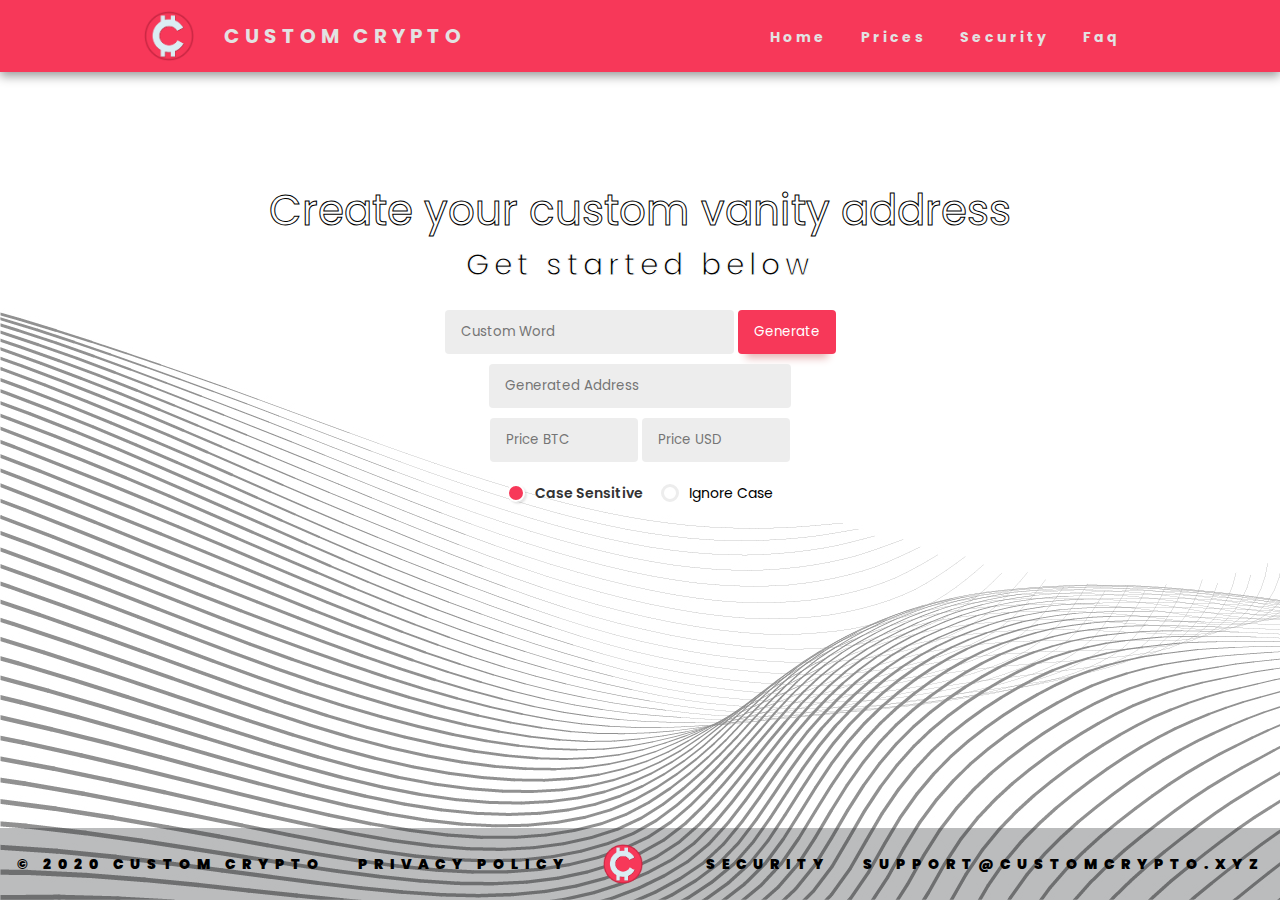
<file: index.html>
<!DOCTYPE html>
<html lang="en" dir="ltr">

<head>
    <meta charset="utf-8">
    <meta name="viewport" content="width=device-width, inital-scale=1.0">
    <meta http-equiv="X-UA-Compatible" content="ie=edge">
    <link rel="stylesheet" href="style.css">
    <link href="https://fonts.googleapis.com/css2?family=Poppins&display=swap" rel="stylesheet">
    <title>Custom Crypto</title>
    <script src="https://ajax.googleapis.com/ajax/libs/jquery/3.5.1/jquery.min.js"></script>
    <link rel="icon" href="content\logo\logo-trans.png">
    <meta name="viewport" content="width=device-width, initial-scale=1"> <!-- Ensures optimal rendering on mobile devices. -->
    <meta http-equiv="X-UA-Compatible" content="IE=edge" /> <!-- Optimal Internet Explorer compatibility -->
</head>

<body background="content/background/background.jpg" bgproperties="fixed" class="body-no-scroll">
  <script
    src="https://www.paypal.com/sdk/js?client-id=-a0rhxgV4tNxOzAX3nBnswbpE"> // Required. Replace SB_CLIENT_ID with your sandbox client ID.
  </script>

  <header>
    <nav>
      <div class="logo">
        <img src="content\logo\logo-trans.png" alt="">
        <h4>Custom Crypto</h4>
      </div>
      <ul class="nav-links">
        <li>
          <a href="/">Home</a>
        </li>
        <li>
          <a href="/prices">Prices</a>
        </li>
        <li>
          <a href="/security">Security</a>
        </li>
        <li>
          <a href="/faq">Faq</a>
        </li>
      </ul>
      <div class="burger">
        <div class="line-1"></div>
        <div class="line-2"></div>
        <div class="line-3"></div>
      </div>
    </nav>
  </header>

  <main>
    <section class="intro">
      <span id="intro-title-1">Create your custom vanity address</span>
      <span id="intro-title-2">Get started below</span>
      <!-- <span id="generated-info">Addresses Generated: 389</span> -->
      <form id="vanity-input">
        <input id="given-vanity" type="input" placeholder="Custom Word" oninput="validateGiven(this); generateAddress();" autocomplete="off">
        <input type="submit" id="generate-button" value="Generate">
      </form>
      <input id="gen-add" readonly type="input" placeholder="Generated Address">
      <form id="vanity-price">
        <input id="gen-price-btc" readonly type="input" placeholder="Price BTC">
        <input id="gen-price-usd" readonly type="input" placeholder="Price USD">
      </form>
      <div class="case-sensitive-container">
        <div> <input id="option-one" name="radio" value="one" onchange="generateAddress();" checked="checked" type="radio" class="case-1"> <label for="option-one"> <span></span>Case Sensitive</label> </div>
        <div style="margin-left:2vh;"> <input id="option-two" onchange="generateAddress();" name="radio" value="two" type="radio" class="case-2"><label for="option-two"> <span></span>Ignore Case</label> </div>
      </div>
      <span class="illegal-chars hidden">Illegal characters entered!<br>(O,l,0 or I)</span>

    </section>

    <section class="intro-3 hidden">
      <span id="intro3-title-1">Thank you </span>
      <span id="intro-title-2-2">Your almost done</span>
    </section>

    <section class="intro-2">
      <span id="intro-title-1" class="succsess-purchase">Finalize Your Order</span>
      <span id="intro-title-2-2" class="succsess-purchase-2">Your almost done</span>

      <div class="container">
        <div class="purchase-product">
          <input id="gen-add" class="gen-purchase" readonly type="input" placeholder="Generated Address">
          <form id="vanity-price" class="vanity-purchase">
            <input id="gen-price-btc" class="gen-purchase-btc" readonly type="input" placeholder="Price BTC">
            <input id="gen-price-usd" class="gen-purchase-usd" readonly type="input" placeholder="Price USD">
          </form>
          <input id="gen-add" class="gen-purchase delivery-time" readonly type="input" placeholder="Expected Delivery Time: ">
          <input id="gen-add" class="gen-purchase send-email" type="input" placeholder="Secure Delivery Email">
          <input id="gen-add" class="gen-purchase send-email-confirm" type="input" placeholder="Confirm Delivery Email">
          <div class="order-issue hidden" style="text-align: center;">Issue with your order?<br>Do not hesitate to contact us <br><a href = "mailto: support@customcrypto.xyz">support@customcrypto.xyz</a></div>
          <input type="submit" id="generate-button" class="place-order-btn" value="Place Order">
        </div>
        <div id="paypal-button-container"></div>
      </div>
    </section>
  </main>

  <footer>
    <span>© 2020 Custom Crypto</span>
    <span><a href="/privacy-policy">Privacy Policy</a></span>
    <img src="content\logo\logo-trans.png" alt="">
    <span><a href="/security">Security</a></span>
    <span><a href = "mailto: support@customcrypto.xyz">support@customcrypto.xyz</a></span>
  </footer>

  <script src="https://www.paypal.com/sdk/js?client-id=AXur0k6CdWEQ5FQ0siorw8_ZCn5nswbpE&currency=USD" data-sdk-integration-source="button-factory"></script>
  <script type="text/javascript" src="app.js"></script>
  <script type="text/javascript" src="gen.js"></script>
</body>

</html>
</file>
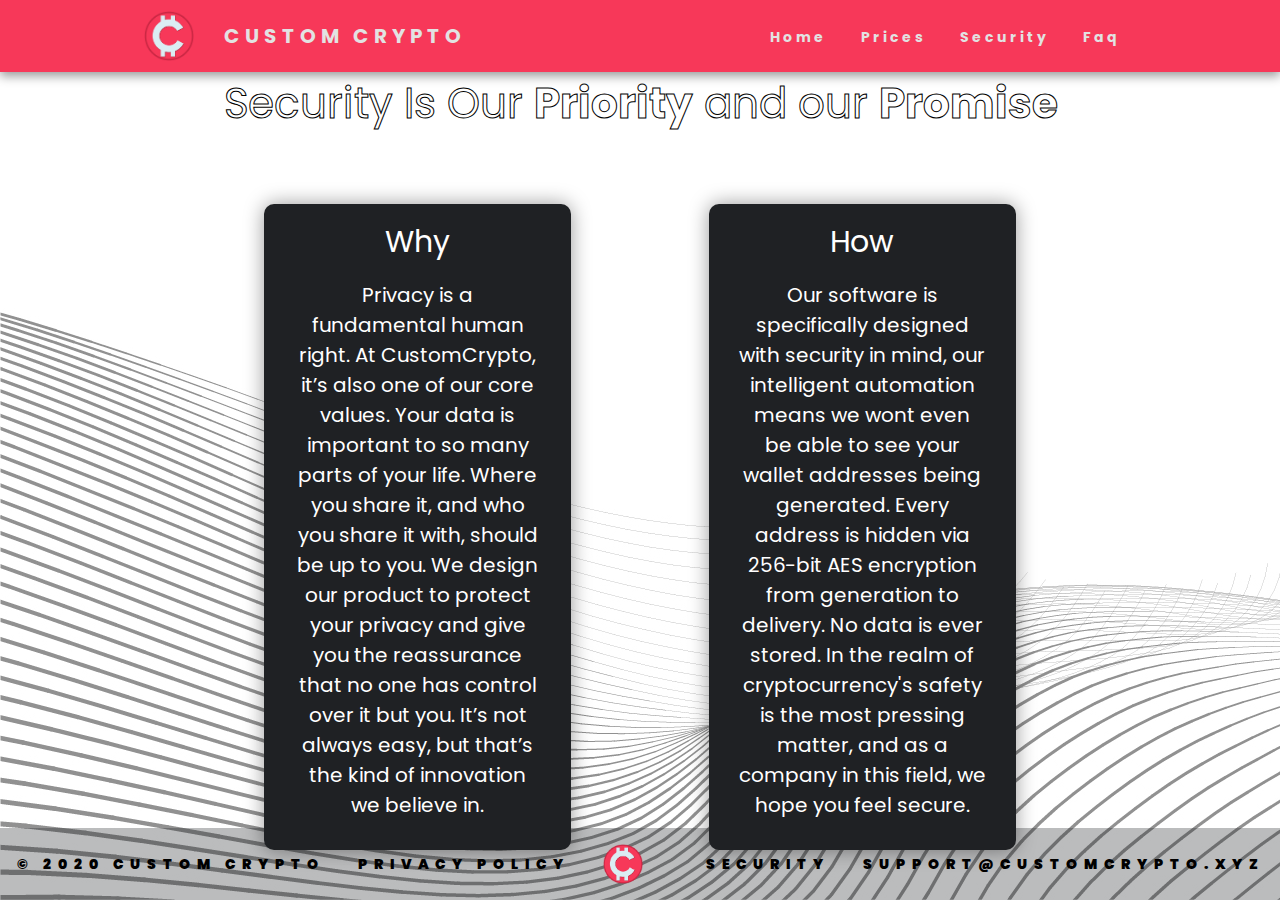
<file: security.html>
<!DOCTYPE html>
<html lang="en" dir="ltr">

<head>
    <meta charset="utf-8">
    <meta name="viewport" content="width=device-width, inital-scale=1.0">
    <meta http-equiv="X-UA-Compatible" content="ie=edge">
    <link rel="stylesheet" href="style.css">
    <link rel="stylesheet" href="security.css">
    <link href="https://fonts.googleapis.com/css2?family=Poppins&display=swap" rel="stylesheet">
    <title>Custom Crypto</title>
    <script src="https://ajax.googleapis.com/ajax/libs/jquery/3.5.1/jquery.min.js"></script>
    <link rel="icon" href="content\logo\logo-trans.png">
    <meta name="viewport" content="width=device-width, initial-scale=1"> <!-- Ensures optimal rendering on mobile devices. -->
    <meta http-equiv="X-UA-Compatible" content="IE=edge" /> <!-- Optimal Internet Explorer compatibility -->
</head>

<body background="content/background/background.jpg" bgproperties="fixed" class="body-no-scroll">
  <script
    src="https://www.paypal.com/sdk/js?client-id=AUKXWY3ttRM-MrQkQ7BkPtDo2_puG4oZZWDYsAZlFTG1W6JnajTSCo-OW0kF6GKOqH91iCXFd_mqf42j"> // Required. Replace SB_CLIENT_ID with your sandbox client ID.
  </script>

  <header>
    <nav>
      <div class="logo">
        <img src="content\logo\logo-trans.png" alt="">
        <h4>Custom Crypto</h4>
      </div>
      <ul class="nav-links">
        <li>
          <a href="/">Home</a>
        </li>
        <li>
          <a href="/prices">Prices</a>
        </li>
        <li>
          <a href="/security">Security</a>
        </li>
        <li>
          <a href="/faq">Faq</a>
        </li>
      </ul>
      <div class="burger">
        <div class="line-1"></div>
        <div class="line-2"></div>
        <div class="line-3"></div>
      </div>
    </nav>
  </header>

  <main>
    <section class="intro">
      <span id="intro-title-1">Security Is Our <strong>Priority</strong> and our <strong>Promise</strong></span>
      <span id="intro-title-2">&nbsp</span>
      <div class="cars-container">
        <div class="card">
            <div class="title">Why</div>
            Privacy is a fundamental human right. At CustomCrypto, it’s also one of our core values. Your data is important to so many parts of your life. Where you share it, and who you share it with, should be up to you. We design our product to protect your privacy and give you the reassurance that no one has control over it but you. It’s not always easy, but that’s the kind of innovation we believe in.
        </div>
        <div class="card" style="margin-left: -15vh;">
            <div class="title">How</div>
              Our software is specifically designed with security in mind, our intelligent automation means we wont even be able to see your wallet addresses being generated. Every address is hidden via 256-bit AES encryption from generation to delivery. No data is ever stored. In the realm of cryptocurrency's safety is the most pressing matter, and as a company in this field, we hope you feel secure.
        </div>
      </div>
    </section>
  </main>

  <footer>
    <span>© 2020 Custom Crypto</span>
    <span><a href="/privacy-policy">Privacy Policy</a></span>
    <img src="content\logo\logo-trans.png" alt="">
    <span><a href="/security">Security</a></span>
    <span><a href = "mailto: support@customcrypto.xyz">support@customcrypto.xyz</a></span>
  </footer>

  <script src="https://www.paypal.com/sdk/js?client-id=sb&currency=USD" data-sdk-integration-source="button-factory"></script>
  <script type="text/javascript" src="app.js"></script>
  <script type="text/javascript" src="gen.js"></script>
</body>

</html>
</file>
<file: style.css>
* {
  margin: 0px;
  padding: 0px;
  -webkit-box-sizing: border-box;
  box-sizing: border-box;
  font-family: 'Poppins', sans-serif;
}

html {
    overflow: hidden;
    height: 100%;
}

body {
    height: 100%;
    overflow: auto;
    background-position-y: bottom; /* center */
}

nav {
  position: relative;
  display: flex;
  justify-content: space-around;
  align-items: center;
  min-height: 8vh;
  background-color: #f73859;
  box-shadow: 0px 4px 10px #999;
}

footer {
  /* border: .1px solid #1F2124; */

}

.body-no-scroll {
  overflow: hidden;
}

.logo {
  color: rgb(226, 226, 226);
  text-transform: uppercase;
  letter-spacing: 5px;
  font-size: 20px;
  display: flex;
  align-items: center;
}

.logo img {
  width: 50px;
  height: : 50px;
  margin-right: 30px;
}

.nav-links {
  display: flex;
  justify-content: space-around;
  width: 30%;
}

.nav-links li {
  list-style: none;
}

.nav-links a {
  color: rgb(226, 226, 226);
  text-decoration: none;
  letter-spacing: 3px;
  font-weight: bold;
  font-size: 14px;
}

.burger {
  display: none;
  cursor: pointer;
}

.burger div {
  width: 25px;
  height: 2px;
  background-color: rgb(226, 226, 226);
  margin: 5px;
  transition: all 0.3s ease;
}

@media screen and (max-width:1024px) {
  .nav-links {
    width: 60%;
  }
}

@media screen and (max-width:768px) {
  body {
    overflow-x: hidden;
    background-position-y: center;
  }

  .nav-links {
    position: absolute;
    right: 0px;
    height: 92vh;
    top: 8vh;
    background-color: #f73859;
    display: flex;
    flex-direction: column;
    align-items: center;
    width: 50%;
    transform: translateX(100%);
    transition: transform 0.5s ease-in;
  }

  .nav-links li {
     opacity: 0;
  }

  .burger {
    display: block;
  }
}

.nav-active {
  transform: translateX(0%);
}

@keyframes navLinkFade {
  from {
    opacity: 0;
    transform: translate(50px);
  }
  to {
    opacity: 1;
    transform: translate(0px);
  }
}

.toggle .line-1 {
  transform: rotate(-45deg) translate(-5px, 5px);
}

.toggle .line-2 {
  opacity: 0;
}

.toggle .line-3 {
  transform: rotate(45deg) translate(-5px, -5px);
}

main {
  /* background-color: black; */
  max-height: calc(100vh - 8vh - 8vh);
  /* background-image: url("content/background/background.jpg"); */
  background-size: cover;
}

.intro {
  display: flex;
  flex-direction: column;
  min-height: 60vh;
  align-items: center;
  justify-content: center;
}

#intro-title-1 {
  font-size: 42px;
  color: hsl(0 0% 93%);
  color: black;
  -webkit-text-fill-color: white; /* Will override color (regardless of order) */
  -webkit-text-stroke-width: 1px;
  -webkit-text-stroke-color: black;
  text-align: center;
}

#intro-title-2, #intro-title-2-2 {
  font-size: 30px;
  color: black;
  -webkit-text-fill-color: black; /* Will override color (regardless of order) */
  -webkit-text-stroke-width: 1px;
  -webkit-text-stroke-color: white;
  margin-bottom: 2.5vh;
  letter-spacing: 5px;
  text-align: center;
}

input {
  border: none;
  background: hsl(0 0% 93%);
  border-radius: .25rem;
  padding: .75rem 1rem;
}

input[type="submit"] {
  background: #f73859;
  color: white;
  box-shadow: 0 .75rem .5rem -.5rem hsl(0 50% 80%);
  cursor: pointer;
}

.generate-button-error {
    position: relative;
    animation: shake .1s linear;
    animation-iteration-count: 3;
}

@keyframes shake {
    0% { left: -4px; }
    100% { right: -4px; }
}

#gen-add {
  margin-top: 10px;
  cursor: default;
}

#gen-price {
  margin-top: 10px;
  cursor: default;
}

.illegal-chars {
  margin-top: 15px;
  font-size: 16px;
  -webkit-text-fill-color: #f73859; /* Will override color (regardless of order) */
  /* -webkit-text-stroke-width: .5px; */
  /* -webkit-text-stroke-color: black; */
  margin-bottom: 2.5vh;
  letter-spacing: 5px;
  text-align: center;
}

.hidden {
  display: none;
}

#vanity-price {
  margin-top: 10px;
}

.generateAnimation {
  position: relative;
  -webkit-animation-name: generateAnimation;
  -webkit-animation-duration:2s;
  animation-fill-mode: forwards;
}

@keyframes generateAnimation {
  0% {
    top: 0vh;
    opacity: 1;
  }

  100% {
    top: 50vh;
    opacity: 0;
  }
}

.intro-2, .intro-3 {
  position: relative;
  bottom: 150vh;
  display: flex;
  flex-direction: column;
  min-height: 60vh;
  align-items: center;
  justify-content: center;
}

.purchaseAnimation {
  position: relative;
  -webkit-animation-name: purchaseAnimation;
  -webkit-animation-duration:3s;
  animation-fill-mode: forwards;
}

@keyframes purchaseAnimation {
  0% {
    bottom: 100vh;
    opacity: 0;
  }

  100% {
    bottom: 60vh;
    opacity: 1;
  }
}

#generated-info {
  font-size: 14px;
  color: black;
  font-weight: 50;
  letter-spacing: 3px;
  text-align: center;
}

footer {
  display: flex;
  flex-direction: row;
  justify-content: space-around;
  align-items: center;
  background-blend-mode: multiply;

  /* background-color:rgb(237, 237, 237, .6); */
  background-color:rgb(31, 33, 36, .3);
  height: 8vh;
  font-size: 14px;
  /* color: #f73859; /* Will override color (regardless of order) */ */
  color: white;
  text-transform: uppercase;
  letter-spacing: 6px;
  font-weight: 1000;
}

 footer a {
   font-size: 14px;
   /* color: #f73859; /* Will override color (regardless of order) */
   color: black; /* Will override color (regardless of order) */
   text-transform: uppercase;
   letter-spacing: 6px;
   font-weight: 1000;
   text-decoration: none;
 }

footer img {
  width: 40px;
  height: : 40px;
  margin-right: 30px;
}

@media screen and (max-width:768px) {
  footer {
    display: none;
  }
}

.intro-2-succsess-purchase {
  -webkit-animation-name: paymentFade;
  -webkit-animation-duration:3s;
  animation-fill-mode: forwards;
}

@keyframes paymentFade {
  from {
    opacity: 1;
  }
  to {
    opacity: 0;
  }
}

.intro-3.hidden {
  display: none;
}

.purchase-product {
  display: flex;
  flex-direction: column;
  margin-bottom: 2vh;
}

.purchase-product input {
  text-align: center;
  border-radius: 25px;
  outline: none;
}

.vanity-purchase {
}

.send-email {
  cursor: pointer;
}

.place-order-btn {
  margin-top: 10px;
}

.email-button-error {
  position: relative;
  animation: shake .1s linear;
  animation-iteration-count: 3;
}

@keyframes shake {
    0% { left: -4px; }
    100% { right: -4px; }
}

.purchaseAnimation {
  position: relative;
  -webkit-animation-name: purchaseAnimation;
  -webkit-animation-duration:3s;
  animation-fill-mode: forwards;
}

@keyframes purchaseAnimation {
  0% {
    bottom: 100vh;
    opacity: 0;
  }

  100% {
    bottom: 60vh;
    opacity: 1;
  }
}

.place-order-animation {
  -webkit-animation-name: orderAnimation;
  -webkit-animation-duration:2s;
  animation-fill-mode: forwards;
}

@keyframes orderAnimation {
  0% {
    opacity: 1;
  }

  100% {
    opacity: 0;
  }
}

.place-order-animation-reverse {
  -webkit-animation-name: orderAnimation-reverse;
  -webkit-animation-duration:2s;
  animation-fill-mode: forwards;
}

@keyframes orderAnimation-reverse {
  0% {
    opacity: 0;
  }

  100% {
    opacity: 1;
  }
}

.paypal-button-container-anim {
    -webkit-animation-name: orderAnimationPaypal;
    -webkit-animation-duration:4s;
    animation-fill-mode: forwards;
}


  @keyframes orderAnimationPaypal {
    0% {
      opacity: 0;
    }

    100% {
      opacity: 1;
    }
  }

.order-issue {
  margin-top: 1vh;
  text-align: center;
  color: #f73859;
  text-decoration-color: #f73859;
}

.order-issue a:link {
  color: #f73859;
  text-decoration: none;
  border-bottom: 1px solid #f73859;
}

input[type="radio"] { display: none; }

/* background-color:rgb(237, 237, 237, .6);
color: #f73859; */

input[type="radio"] + label { font-weight: 400; font-size: 14px; }
input[type="radio"] + label span { display: inline-block; width: 18px; height: 18px; margin: -2px 10px 0 0px; vertical-align: middle; cursor: pointer; -moz-border-radius: 50%; border-radius: 50%; border: 3px solid #ffffff; }
input[type="radio"] + label span { background-color: #fff; border-color: rgb(237, 237, 237, 1);}
input[type="radio"]:checked + label { color: #333; font-weight: 600; }
input[type="radio"]:checked + label span { background-color: #f73859; border: 2px solid #ffffff; box-shadow: 2px 2px 2px rgba(0,0,0,.1); }
input[type="radio"] + label span, input[type="radio"]:checked + label span { -webkit-transition: background-color 0.24s linear; -o-transition: background-color 0.24s linear; -moz-transition: background-color 0.24s linear; transition: background-color 0.24s linear; }

.case-sensitive-container {
  margin-top: 2vh;
  display: flex;
  flex-direction:
}

.send-email, .send-email-confirm {
  cursor: pointer !important;
}

.send-email::placeholder, .send-email-confirm::placeholder { /* Chrome, Firefox, Opera, Safari 10.1+ */
  color: #f73859;
  opacity: 1; /* Firefox */
}

.send-email:-ms-input-placeholder, .send-email-confirm:-ms-input-placeholder { /* Internet Explorer 10-11 */
  color: #f73859;
}

.send-email::-ms-input-placeholder, .send-email-confirm::-ms-input-placeholder { /* Microsoft Edge */
  color: #f73859;
}
</file>
<file: security.css>
.intro {
  min-height: calc(100vh - 8vh - 8vh);
}


.bio {
  max-width: 60%;
  font-size: 26px;
  background-color: rgb(0, 0, 0, .8);
  color: white;
  padding: 20px;
  border-radius: 20px;
  /* border: 2px solid #f73859; */
  border: 2px solid black;
  box-shadow: rgba(0,0,0,0.9);
}

.card {
  background: #1F2124;
  box-shadow: 0 0 20px rgba(0,0,0,0.4);
  border-radius: 10px;
  max-width: 30%;
  padding: 15px 30px 30px 30px;
  text-align: center;
  color: white;
  font-size: 20px;
}
.title {
  font-size: 30px;
  margin-bottom: 15px;
}

main {
  min-height: calc(100vh - 8vh - 8vh);
}

.cars-container {
  display: flex;
  justify-content: space-around;
  align-items: center;
  flex-direction: row;
  width: 80%;
}

@media screen and (max-width:1024px) {
  .cars-container {
    flex-direction: column;
  }

  .card {
    max-width: 90%;
    margin-bottom: 4vh;
  }

  main {
    overflow-y:scroll;
  }
}
</file>
